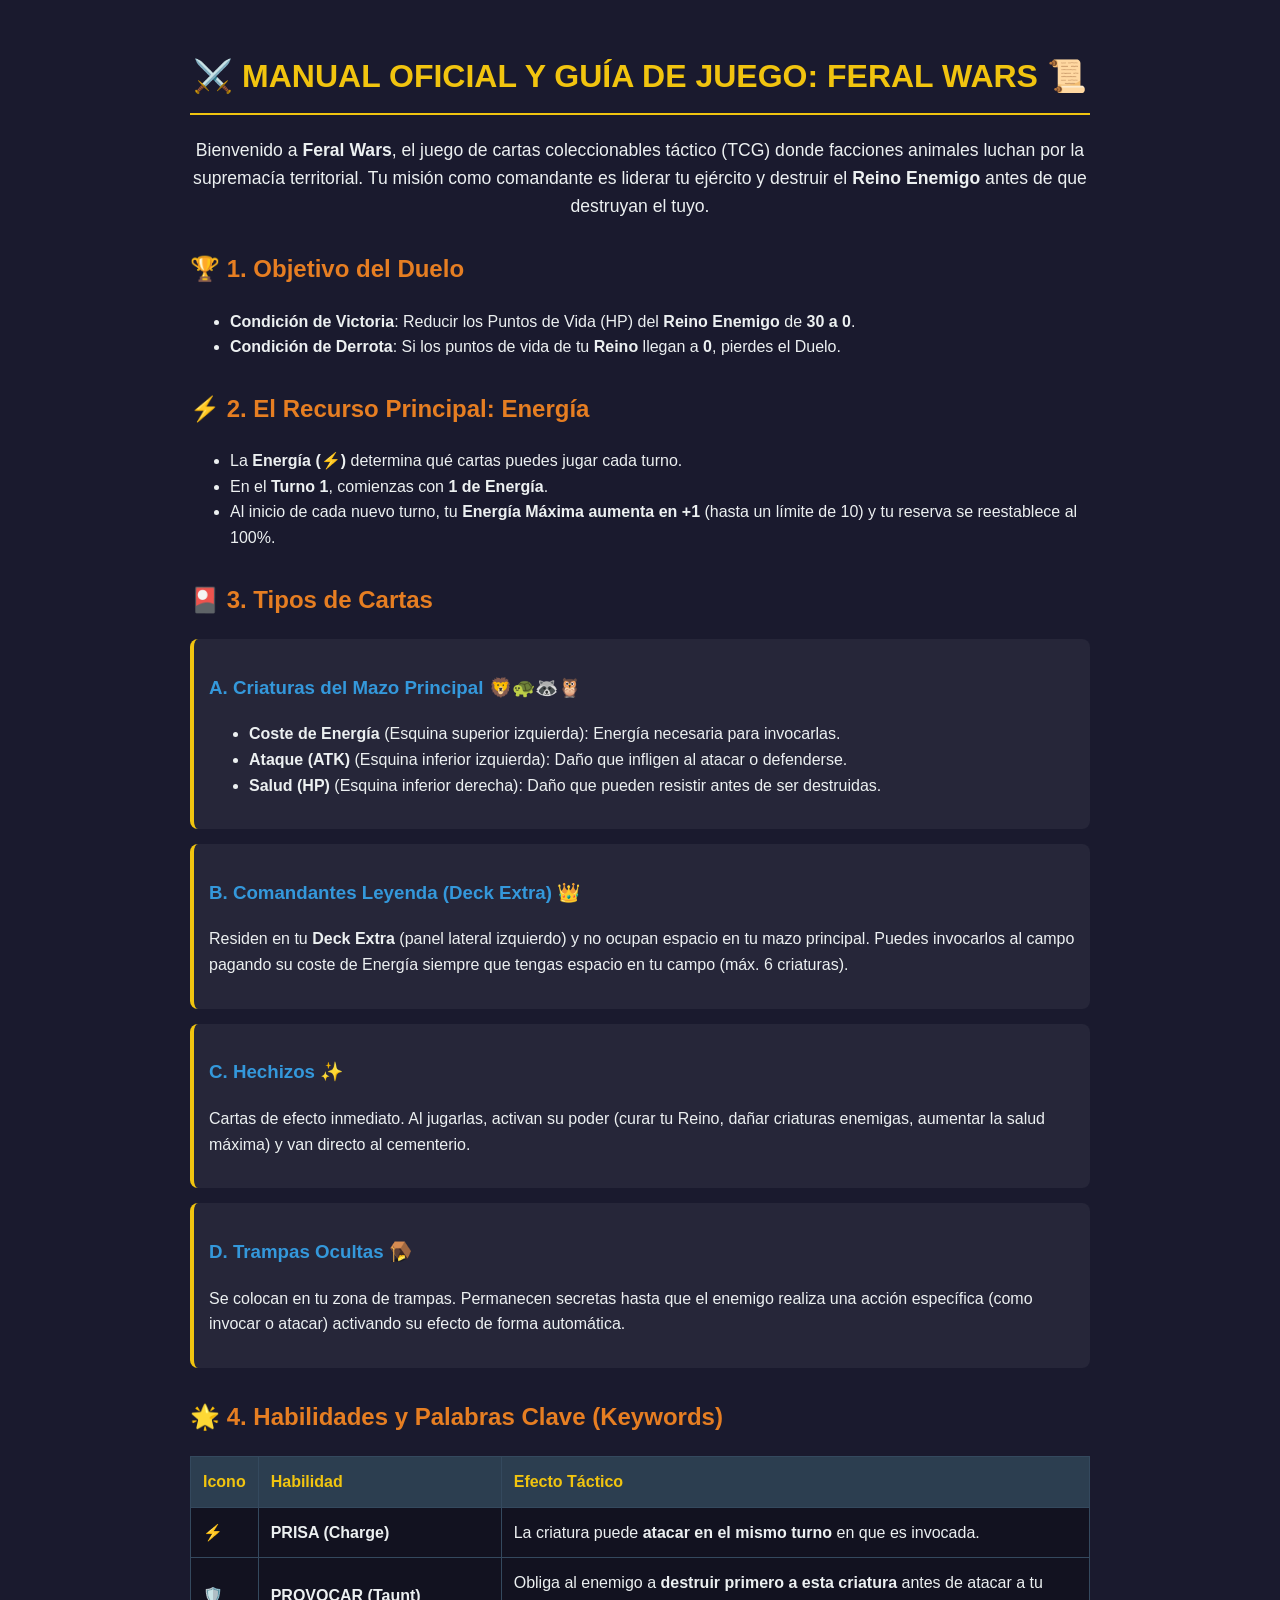
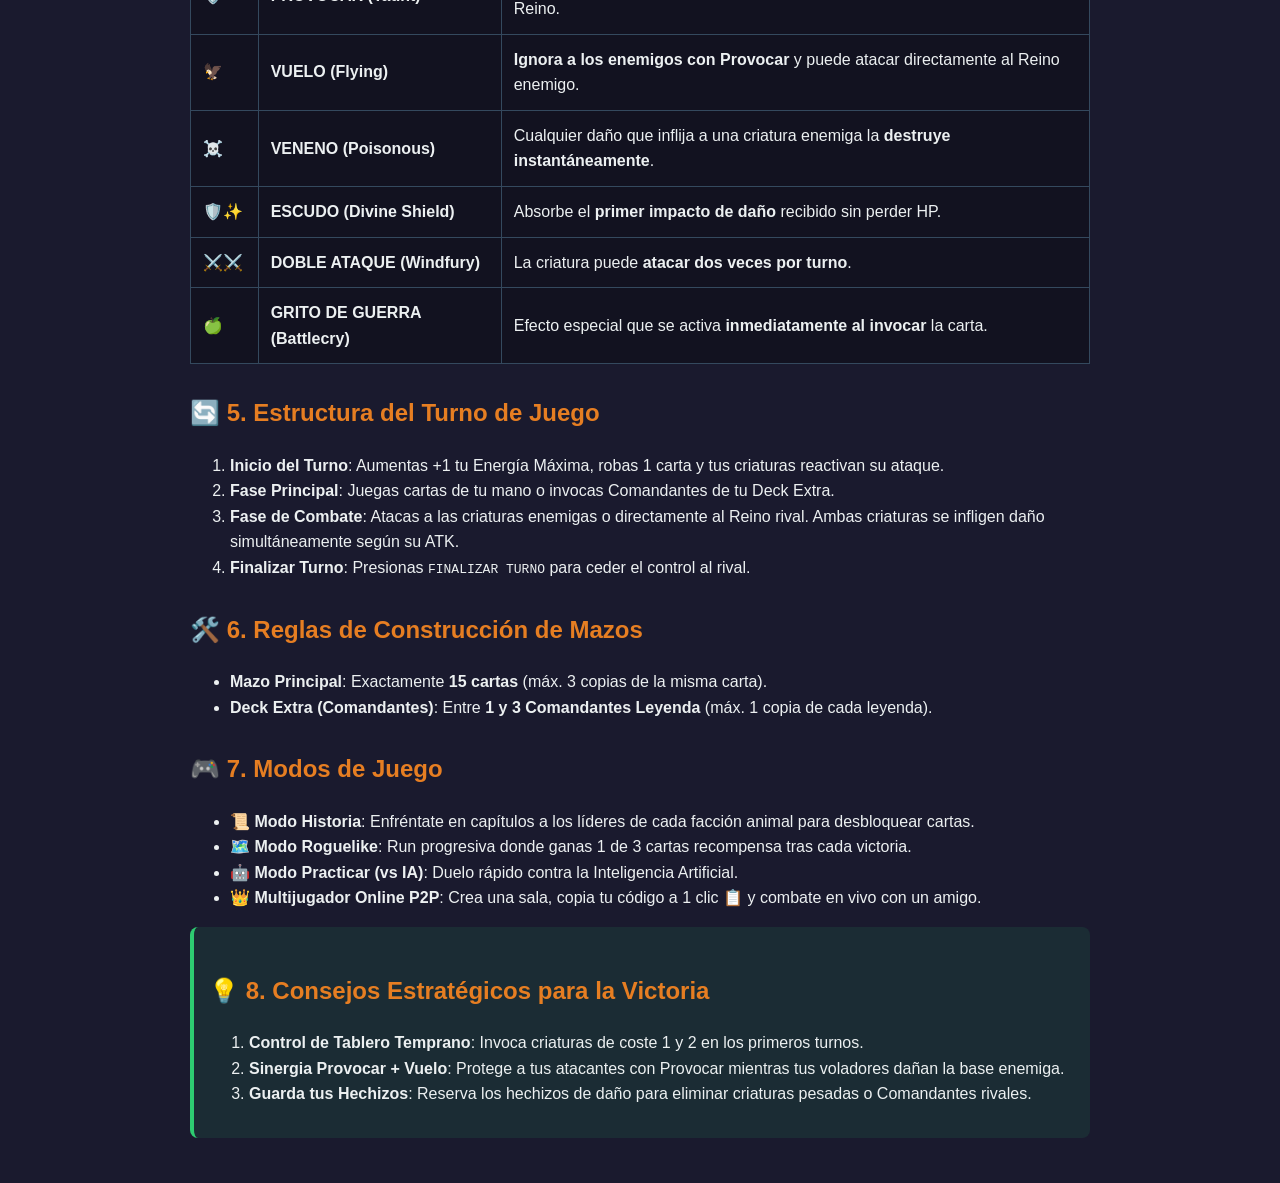
<file: MANUAL_DE_JUEGO.html>
<!DOCTYPE html>
<html lang="es">
<head>
  <meta charset="UTF-8">
  <title>Manual Oficial - Feral Wars TCG</title>
  <style>
    body {
      font-family: 'Segoe UI', Tahoma, Geneva, Verdana, sans-serif;
      background-color: #1a1a2e;
      color: #ecf0f1;
      line-height: 1.6;
      padding: 30px;
      max-width: 900px;
      margin: 0 auto;
    }
    h1 { color: #f1c40f; border-bottom: 2px solid #f1c40f; padding-bottom: 10px; text-align: center; }
    h2 { color: #e67e22; margin-top: 30px; }
    h3 { color: #3498db; }
    table { width: 100%; border-collapse: collapse; margin: 20px 0; background: rgba(0,0,0,0.3); }
    th, td { border: 1px solid #34495e; padding: 12px; text-align: left; }
    th { background: #2c3e50; color: #f1c40f; }
    .card-box { background: rgba(255,255,255,0.05); padding: 15px; border-radius: 8px; border-left: 4px solid #f1c40f; margin: 15px 0; }
    .tip-box { background: rgba(46, 204, 113, 0.1); border-left: 4px solid #2ecc71; padding: 15px; border-radius: 8px; margin: 15px 0; }
  </style>
</head>
<body>

  <h1>⚔️ MANUAL OFICIAL Y GUÍA DE JUEGO: FERAL WARS 📜</h1>

  <p style="text-align:center; font-size:1.1rem;">Bienvenido a <strong>Feral Wars</strong>, el juego de cartas coleccionables táctico (TCG) donde facciones animales luchan por la supremacía territorial. Tu misión como comandante es liderar tu ejército y destruir el <strong>Reino Enemigo</strong> antes de que destruyan el tuyo.</p>

  <h2>🏆 1. Objetivo del Duelo</h2>
  <ul>
    <li><strong>Condición de Victoria</strong>: Reducir los Puntos de Vida (HP) del <strong>Reino Enemigo</strong> de <strong>30 a 0</strong>.</li>
    <li><strong>Condición de Derrota</strong>: Si los puntos de vida de tu <strong>Reino</strong> llegan a <strong>0</strong>, pierdes el Duelo.</li>
  </ul>

  <h2>⚡ 2. El Recurso Principal: Energía</h2>
  <ul>
    <li>La <strong>Energía (⚡)</strong> determina qué cartas puedes jugar cada turno.</li>
    <li>En el <strong>Turno 1</strong>, comienzas con <strong>1 de Energía</strong>.</li>
    <li>Al inicio de cada nuevo turno, tu <strong>Energía Máxima aumenta en +1</strong> (hasta un límite de 10) y tu reserva se reestablece al 100%.</li>
  </ul>

  <h2>🎴 3. Tipos de Cartas</h2>
  
  <div class="card-box">
    <h3>A. Criaturas del Mazo Principal 🦁🐢🦝🦉</h3>
    <ul>
      <li><strong>Coste de Energía</strong> (Esquina superior izquierda): Energía necesaria para invocarlas.</li>
      <li><strong>Ataque (ATK)</strong> (Esquina inferior izquierda): Daño que infligen al atacar o defenderse.</li>
      <li><strong>Salud (HP)</strong> (Esquina inferior derecha): Daño que pueden resistir antes de ser destruidas.</li>
    </ul>
  </div>

  <div class="card-box">
    <h3>B. Comandantes Leyenda (Deck Extra) 👑</h3>
    <p>Residen en tu <strong>Deck Extra</strong> (panel lateral izquierdo) y no ocupan espacio en tu mazo principal. Puedes invocarlos al campo pagando su coste de Energía siempre que tengas espacio en tu campo (máx. 6 criaturas).</p>
  </div>

  <div class="card-box">
    <h3>C. Hechizos ✨</h3>
    <p>Cartas de efecto inmediato. Al jugarlas, activan su poder (curar tu Reino, dañar criaturas enemigas, aumentar la salud máxima) y van directo al cementerio.</p>
  </div>

  <div class="card-box">
    <h3>D. Trampas Ocultas 🪤</h3>
    <p>Se colocan en tu zona de trampas. Permanecen secretas hasta que el enemigo realiza una acción específica (como invocar o atacar) activando su efecto de forma automática.</p>
  </div>

  <h2>🌟 4. Habilidades y Palabras Clave (Keywords)</h2>
  <table>
    <thead>
      <tr>
        <th>Icono</th>
        <th>Habilidad</th>
        <th>Efecto Táctico</th>
      </tr>
    </thead>
    <tbody>
      <tr>
        <td>⚡</td>
        <td><strong>PRISA (Charge)</strong></td>
        <td>La criatura puede <strong>atacar en el mismo turno</strong> en que es invocada.</td>
      </tr>
      <tr>
        <td>🛡️</td>
        <td><strong>PROVOCAR (Taunt)</strong></td>
        <td>Obliga al enemigo a <strong>destruir primero a esta criatura</strong> antes de atacar a tu Reino.</td>
      </tr>
      <tr>
        <td>🦅</td>
        <td><strong>VUELO (Flying)</strong></td>
        <td><strong>Ignora a los enemigos con Provocar</strong> y puede atacar directamente al Reino enemigo.</td>
      </tr>
      <tr>
        <td>☠️</td>
        <td><strong>VENENO (Poisonous)</strong></td>
        <td>Cualquier daño que inflija a una criatura enemiga la <strong>destruye instantáneamente</strong>.</td>
      </tr>
      <tr>
        <td>🛡️✨</td>
        <td><strong>ESCUDO (Divine Shield)</strong></td>
        <td>Absorbe el <strong>primer impacto de daño</strong> recibido sin perder HP.</td>
      </tr>
      <tr>
        <td>⚔️⚔️</td>
        <td><strong>DOBLE ATAQUE (Windfury)</strong></td>
        <td>La criatura puede <strong>atacar dos veces por turno</strong>.</td>
      </tr>
      <tr>
        <td>🍏</td>
        <td><strong>GRITO DE GUERRA (Battlecry)</strong></td>
        <td>Efecto especial que se activa <strong>inmediatamente al invocar</strong> la carta.</td>
      </tr>
    </tbody>
  </table>

  <h2>🔄 5. Estructura del Turno de Juego</h2>
  <ol>
    <li><strong>Inicio del Turno</strong>: Aumentas +1 tu Energía Máxima, robas 1 carta y tus criaturas reactivan su ataque.</li>
    <li><strong>Fase Principal</strong>: Juegas cartas de tu mano o invocas Comandantes de tu Deck Extra.</li>
    <li><strong>Fase de Combate</strong>: Atacas a las criaturas enemigas o directamente al Reino rival. Ambas criaturas se infligen daño simultáneamente según su ATK.</li>
    <li><strong>Finalizar Turno</strong>: Presionas <code>FINALIZAR TURNO</code> para ceder el control al rival.</li>
  </ol>

  <h2>🛠️ 6. Reglas de Construcción de Mazos</h2>
  <ul>
    <li><strong>Mazo Principal</strong>: Exactamente <strong>15 cartas</strong> (máx. 3 copias de la misma carta).</li>
    <li><strong>Deck Extra (Comandantes)</strong>: Entre <strong>1 y 3 Comandantes Leyenda</strong> (máx. 1 copia de cada leyenda).</li>
  </ul>

  <h2>🎮 7. Modos de Juego</h2>
  <ul>
    <li><strong>📜 Modo Historia</strong>: Enfréntate en capítulos a los líderes de cada facción animal para desbloquear cartas.</li>
    <li><strong>🗺️ Modo Roguelike</strong>: Run progresiva donde ganas 1 de 3 cartas recompensa tras cada victoria.</li>
    <li><strong>🤖 Modo Practicar (vs IA)</strong>: Duelo rápido contra la Inteligencia Artificial.</li>
    <li><strong>👑 Multijugador Online P2P</strong>: Crea una sala, copia tu código a 1 clic 📋 y combate en vivo con un amigo.</li>
  </ul>

  <div class="tip-box">
    <h2>💡 8. Consejos Estratégicos para la Victoria</h2>
    <ol>
      <li><strong>Control de Tablero Temprano</strong>: Invoca criaturas de coste 1 y 2 en los primeros turnos.</li>
      <li><strong>Sinergia Provocar + Vuelo</strong>: Protege a tus atacantes con Provocar mientras tus voladores dañan la base enemiga.</li>
      <li><strong>Guarda tus Hechizos</strong>: Reserva los hechizos de daño para eliminar criaturas pesadas o Comandantes rivales.</li>
    </ol>
  </div>

</body>
</html>
</file>
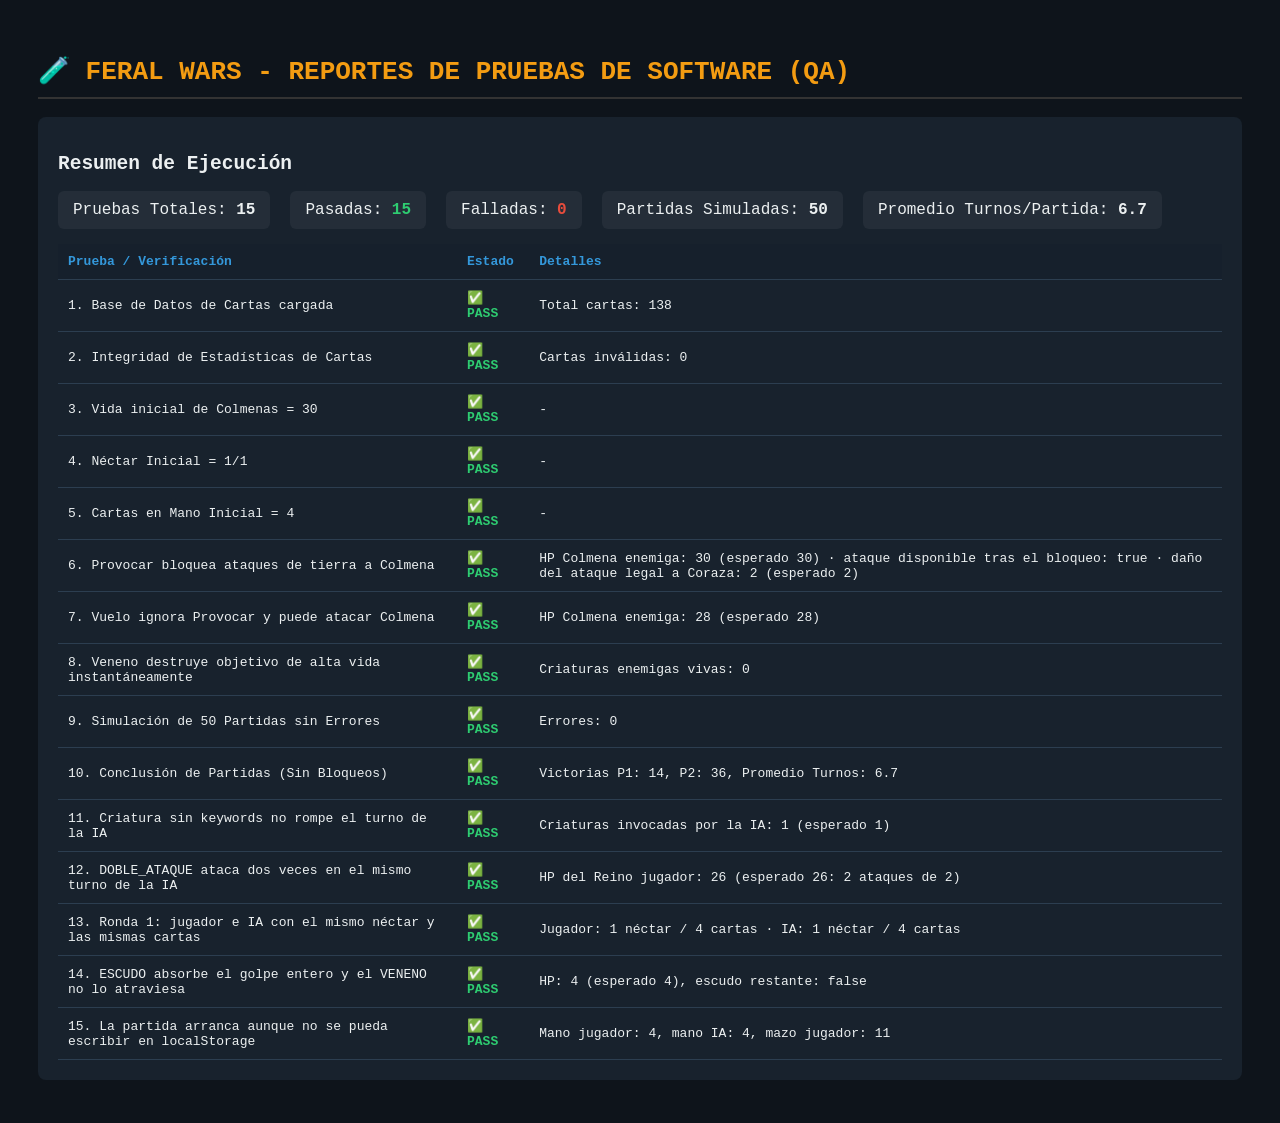
<file: test_runner.html>
<!DOCTYPE html>
<html lang="es">
<head>
  <meta charset="UTF-8">
  <title>QA Test Runner - Feral Wars</title>
  <style>
    body { font-family: monospace; background: #0e141b; color: #ecf0f1; padding: 30px; }
    h1 { color: #f39c12; border-bottom: 2px solid #333; padding-bottom: 10px; }
    .card { background: #18222d; padding: 20px; border-radius: 8px; margin-bottom: 20px; }
    .pass { color: #2ecc71; font-weight: bold; }
    .fail { color: #e74c3c; font-weight: bold; }
    .stat-box { display: flex; gap: 20px; font-size: 16px; margin: 15px 0; }
    .stat { background: rgba(255,255,255,0.05); padding: 10px 15px; border-radius: 6px; }
    table { width: 100%; border-collapse: collapse; margin-top: 15px; }
    th, td { padding: 10px; text-align: left; border-bottom: 1px solid #2c3e50; }
    th { background: #16202c; color: #3498db; }
  </style>
</head>
<body>
  <h1>🧪 FERAL WARS - REPORTES DE PRUEBAS DE SOFTWARE (QA)</h1>
  <div class="card">
    <h2>Resumen de Ejecución</h2>
    <div class="stat-box" id="stats-container">Cargando resultados...</div>
    <table>
      <thead>
        <tr>
          <th>Prueba / Verificación</th>
          <th>Estado</th>
          <th>Detalles</th>
        </tr>
      </thead>
      <tbody id="test-table"></tbody>
    </table>
  </div>

  <!-- Almacenamiento en memoria ANTES del juego: el reporte no toca el mazo ni la colección guardados,
       y los resultados no dependen de lo que cada máquina tenga en localStorage. -->
  <script>
    (function () {
      const store = new Map();
      const memoryStorage = {
        get length() { return store.size; },
        key(i) { const keys = Array.from(store.keys()); return i >= 0 && i < keys.length ? keys[i] : null; },
        getItem(k) { return store.has(String(k)) ? store.get(String(k)) : null; },
        setItem(k, v) { store.set(String(k), String(v)); },
        removeItem(k) { store.delete(String(k)); },
        clear() { store.clear(); }
      };
      Object.defineProperty(window, 'localStorage', { value: memoryStorage, configurable: true, writable: true });
    })();
  </script>

  <!-- Mismo orden de carga que index.html: los tests corren contra el juego completo -->
  <script src="effects.js"></script>
  <script src="cards.js"></script>
  <script src="deckbuilder.js"></script>
  <script src="multiplayer.js"></script>
  <script src="story.js"></script>
  <script src="game.js"></script>
  <script src="test_suite.js"></script>
  <script>
    window.onload = async () => {
      const statsEl = document.getElementById('stats-container');

      let report;
      try {
        report = await runAllTests();
      } catch (e) {
        statsEl.innerHTML = `<div class="stat fail">La suite no pudo terminar: ${e && e.message ? e.message : e}</div>`;
        throw e;
      }

      statsEl.innerHTML = `
        <div class="stat">Pruebas Totales: <b>${report.results.length}</b></div>
        <div class="stat">Pasadas: <b class="pass">${report.passedCount}</b></div>
        <div class="stat">Falladas: <b class="fail">${report.failedCount}</b></div>
        <div class="stat">Partidas Simuladas: <b>50</b></div>
        <div class="stat">Promedio Turnos/Partida: <b>${report.stats.avgTurns}</b></div>
      `;

      const tableEl = document.getElementById('test-table');
      tableEl.innerHTML = report.results.map(r => `
        <tr>
          <td>${r.name}</td>
          <td class="${r.status.toLowerCase()}">${r.status === 'PASS' ? '✅ PASS' : '❌ FAIL'}</td>
          <td>${r.details || '-'}</td>
        </tr>
      `).join('');
    };
  </script>
</body>
</html>
</file>
